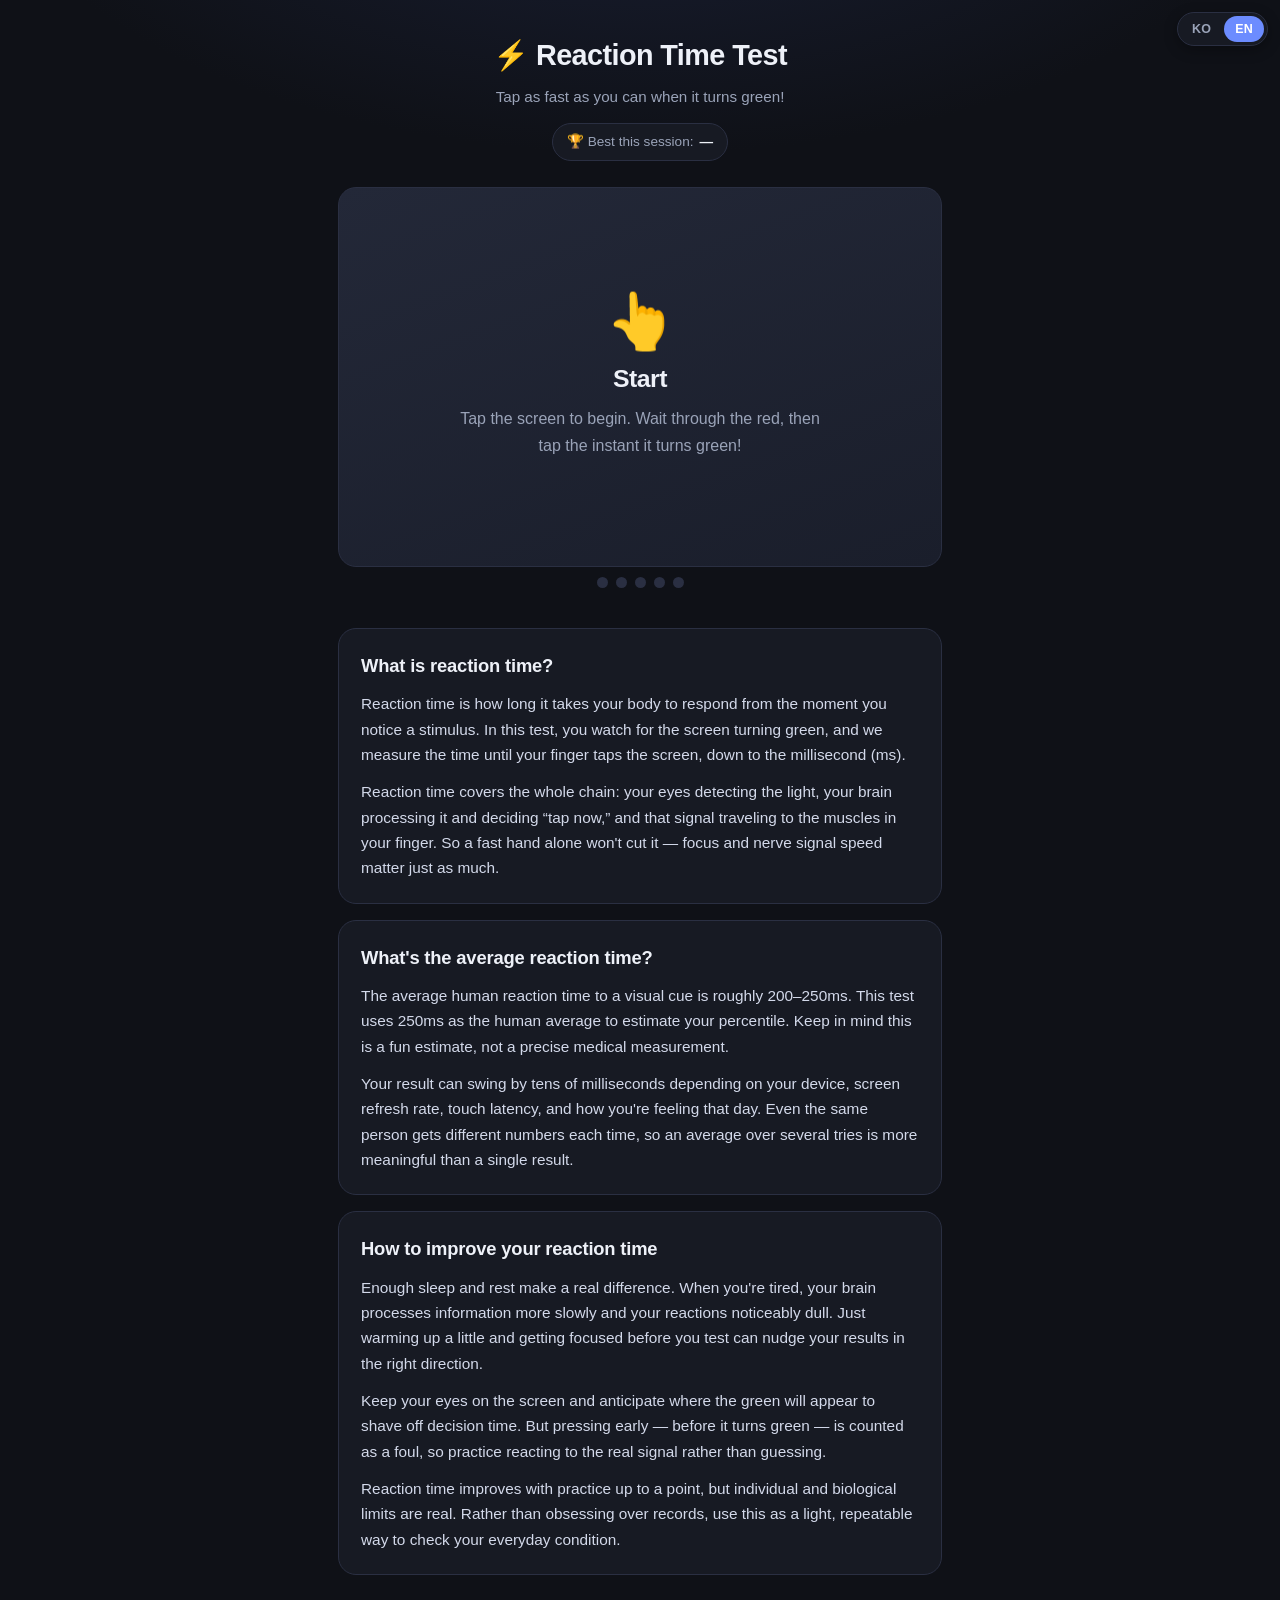
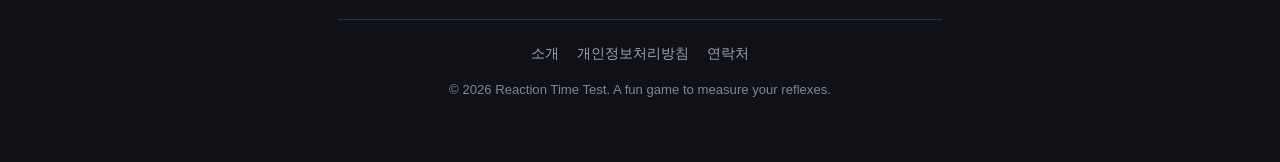
<file: index.html>
<!DOCTYPE html>
<html lang="ko">
<head>
  <meta charset="UTF-8" />
  <meta name="viewport" content="width=device-width, initial-scale=1.0" />
  <meta name="google-site-verification" content="tqDl8S2tYXEa9xzhlGxQzn0HwiY2uJCHvbh6UM1SFNE" />
  <meta name="naver-site-verification" content="4a87eaf00951f1fe5d1619a0d4436c3ce73ae560" />
  <title>반응속도 테스트 - 내 반사신경 몇 ms일까? | 무료 온라인 게임</title>
  <meta name="description" content="반응속도 테스트로 나의 반사신경을 측정해 보세요. 초록색으로 바뀌면 최대한 빨리 클릭! 5회 평균 반응속도(ms)와 재미있는 등급, 상위 백분율을 알려드립니다. 설치 없이 무료로 바로 플레이." />
  <meta name="keywords" content="반응속도 테스트, 반사신경 테스트, 반응속도 측정, 반응속도 게임, reaction test" />
  <meta name="theme-color" content="#0f1117" />
  <meta property="og:title" content="반응속도 테스트 - 내 반사신경 몇 ms일까?" />
  <meta property="og:description" content="초록색으로 바뀌면 최대한 빨리 탭! 5회 평균 반응속도와 등급을 확인해 보세요." />
  <meta property="og:type" content="website" />
  <link rel="stylesheet" href="style.css" />
</head>
<body>
  <!-- 언어 전환 -->
  <div class="lang-switch" id="langSwitch" aria-label="Language / 언어">
    <button data-lang="ko">KO</button>
    <button data-lang="en">EN</button>
  </div>

  <div class="wrap">
    <header class="site-header">
      <h1 id="siteTitle">⚡ 반응속도 테스트</h1>
      <p class="subtitle" id="subtitle">초록색으로 바뀌면 최대한 빨리 탭하세요!</p>
      <div class="best-badge" id="bestBadge" hidden>
        <span id="bestLabel">🏆 이번 세션 최고 기록:</span> <strong id="bestValue">—</strong>
      </div>
    </header>

    <!-- 게임 무대 -->
    <div id="stage" class="stage idle" role="button" tabindex="0" aria-label="반응속도 테스트 시작">
      <div>
        <div class="stage-emoji" id="stageEmoji">👆</div>
        <p class="stage-title" id="stageTitle">시작하기</p>
        <p class="stage-hint" id="stageHint">화면을 탭하면 시작됩니다. 빨간색일 때 기다렸다가 초록색이 되는 순간 탭!</p>
      </div>
    </div>

    <!-- 진행 점 -->
    <div class="progress-dots" id="dots" aria-hidden="true"></div>

    <!-- 결과 카드 -->
    <div class="result-card" id="resultCard">
      <div class="tier-emoji" id="tierEmoji">🐆</div>
      <p class="tier-name"><span class="grad" id="tierName">—</span></p>
      <p class="result-avg"><span id="avgValue">0</span><small> ms</small></p>
      <p class="result-percentile" id="percentile">—</p>
      <div class="attempts-list" id="attemptsList"></div>
      <div class="btn-row">
        <button class="btn btn-ghost" id="copyBtn">📋 결과 복사</button>
        <button class="btn btn-primary" id="retryBtn">🔄 다시 하기</button>
      </div>
    </div>

    <!-- 설명 섹션 (SEO) — 언어별 텍스트는 JS의 I18N에서 렌더링 -->
    <div class="info" id="infoSections"></div>

    <footer class="site-footer">
      <nav>
        <a href="about.html">소개</a>
        <a href="privacy.html">개인정보처리방침</a>
        <a href="contact.html">연락처</a>
      </nav>
      <p class="copyright" id="copyright">© 2026 반응속도 테스트. 재미로 즐기는 반사신경 측정 게임입니다.</p>
    </footer>
  </div>

  <div class="toast" id="toast"></div>

  <script>
  (function () {
    "use strict";

    // ===== 설정 =====
    var TOTAL_ROUNDS = 5;
    var MIN_WAIT = 2000; // 최소 대기(ms)
    var MAX_WAIT = 5000; // 최대 대기(ms)
    var HUMAN_AVG = 250; // 인간 평균 기준(ms)

    // 등급 기준(언어와 무관한 부분: 임계값 + 이모지). 이름/설명은 I18N에서.
    var TIERS = [
      { max: 180, emoji: "🐆" },
      { max: 230, emoji: "🐇" },
      { max: 280, emoji: "🐎" },
      { max: 340, emoji: "🐢" },
      { max: Infinity, emoji: "🦥" }
    ];

    /* =======================================================
       🌐 다국어 텍스트 — 여기 한 곳에서 관리합니다.
       새 언어 추가: 아래에 ja: {...} 처럼 같은 구조로 추가하고
       LANG_ORDER와 언어 버튼(HTML)만 늘리면 됩니다.
       ======================================================= */
    var I18N = {
      ko: {
        htmlLang: "ko",
        stageAria: "반응속도 테스트 시작",
        title: "⚡ 반응속도 테스트",
        subtitle: "초록색으로 바뀌면 최대한 빨리 탭하세요!",
        copyright: "© 2026 반응속도 테스트. 재미로 즐기는 반사신경 측정 게임입니다.",
        bestLabel: "🏆 이번 세션 최고 기록:",
        stage: {
          idleTitle: "시작하기",
          idleHint: "화면을 탭하면 시작됩니다. 빨간색일 때 기다렸다가 초록색이 되는 순간 탭!",
          retryTitle: "다시 시작하기",
          retryHint: "화면을 탭하면 시작됩니다. 빨간색일 때 기다렸다가 초록색이 되는 순간 탭!",
          waitTitle: "기다리세요...",
          waitHint: function (n, total) { return "초록색으로 바뀌면 바로 탭! (" + n + " / " + total + ")"; },
          goTitle: "지금!",
          goHint: "탭하세요!",
          earlyTitle: "너무 빨라요!",
          earlyHint: "초록색이 되기 전에 눌렀어요. 이 판은 무효입니다. 탭해서 다시 시도하세요.",
          nextHint: "좋아요! 탭하면 다음 라운드로 넘어갑니다.",
          lastHint: "마지막 라운드! 탭해서 결과를 확인하세요.",
          doneTitle: "완료!",
          doneHint: "아래에서 결과를 확인하세요."
        },
        tiers: [
          { name: "치타", desc: "번개 같은 반사신경!" },
          { name: "토끼", desc: "아주 빠른 편이에요." },
          { name: "말", desc: "평균 이상, 준수해요." },
          { name: "거북이", desc: "평균 수준이에요." },
          { name: "나무늘보", desc: "느긋한 편이네요." }
        ],
        tierSuffix: " 등급",
        percentile: function (desc, pct) {
          return desc + " 인간 평균(250ms) 기준 <strong>상위 " + pct + "%</strong> 추정";
        },
        attempt: function (i, ms) { return i + "회 · " + ms + "ms"; },
        copyBtn: "📋 결과 복사",
        copiedBtn: "✅ 복사됨!",
        retryBtn: "🔄 다시 하기",
        copyText: function (avg, tierName, url) {
          return "내 반응속도 " + avg + "ms, " + tierName + " 등급! 너도 해봐 → 반응속도 테스트\n" + url;
        },
        toastCopied: "결과가 클립보드에 복사되었어요!",
        toastFail: "복사에 실패했어요. 직접 복사해 주세요.",
        info: [
          {
            h: "반응속도란 무엇인가요?",
            ps: [
              "반응속도(반응 시간)는 어떤 자극을 인지한 순간부터 몸이 실제로 반응하기까지 걸리는 시간을 말합니다. 이 테스트에서는 화면이 초록색으로 바뀌는 시각 자극을 눈으로 확인하고, 손가락으로 화면을 탭하기까지의 시간을 밀리초(ms) 단위로 측정합니다.",
              "반응속도는 눈이 빛을 감지하고, 뇌가 그 정보를 처리해 '지금 눌러야 한다'는 판단을 내리고, 그 신호가 손가락 근육까지 전달되는 일련의 과정을 모두 포함합니다. 그래서 단순히 손이 빠르다고 결과가 좋아지는 것은 아니며, 집중력과 신경 전달 속도가 함께 작용합니다."
            ]
          },
          {
            h: "평균 반응속도는 얼마인가요?",
            ps: [
              "시각 자극에 대한 사람의 평균 반응속도는 대략 200~250ms 정도로 알려져 있습니다. 이 테스트는 인간 평균을 250ms 기준으로 삼아 상위 백분율을 추정합니다. 다만 이 값은 정확한 의학적 측정이 아니라 재미를 위한 참고용 추정치입니다.",
              "실제 결과는 사용하는 기기, 화면 주사율, 터치 반응 지연, 그날의 컨디션 등에 따라 수십 ms씩 달라질 수 있습니다. 같은 사람이라도 측정할 때마다 값이 흔들리는 것이 자연스러우므로, 한 번의 결과보다는 여러 번 측정한 평균을 참고하는 편이 좋습니다."
            ]
          },
          {
            h: "반응속도를 높이는 방법",
            ps: [
              "충분한 수면과 휴식은 반응속도에 큰 영향을 줍니다. 피로가 쌓이면 뇌의 정보 처리 속도가 느려져 반응이 눈에 띄게 둔해집니다. 측정 전에 가볍게 몸을 풀고 집중된 상태를 만드는 것만으로도 결과가 조금씩 나아질 수 있습니다.",
              "화면에만 집중하고, 초록색이 나타날 위치를 미리 예상해 시선을 두면 판단 시간을 줄일 수 있습니다. 다만 초록색으로 바뀌기 전에 미리 누르는 '찍기'는 무효 처리되니, 예측이 아니라 실제 자극에 반응하는 연습이 중요합니다.",
              "반응속도는 반복 연습으로 어느 정도까지는 향상되지만, 개인차와 생물학적 한계가 분명히 존재합니다. 무리하게 기록에 집착하기보다 꾸준히 가볍게 즐기며 자신의 평소 컨디션을 확인하는 도구로 활용해 보세요."
            ]
          }
        ]
      },

      en: {
        htmlLang: "en",
        stageAria: "Start reaction test",
        title: "⚡ Reaction Time Test",
        subtitle: "Tap as fast as you can when it turns green!",
        copyright: "© 2026 Reaction Time Test. A fun game to measure your reflexes.",
        bestLabel: "🏆 Best this session:",
        stage: {
          idleTitle: "Start",
          idleHint: "Tap the screen to begin. Wait through the red, then tap the instant it turns green!",
          retryTitle: "Start again",
          retryHint: "Tap the screen to begin. Wait through the red, then tap the instant it turns green!",
          waitTitle: "Wait...",
          waitHint: function (n, total) { return "Tap the moment it turns green! (" + n + " / " + total + ")"; },
          goTitle: "GO!",
          goHint: "Tap!",
          earlyTitle: "Too soon!",
          earlyHint: "You tapped before it turned green. This round doesn't count. Tap to try again.",
          nextHint: "Nice! Tap to go to the next round.",
          lastHint: "Last round! Tap to see your result.",
          doneTitle: "Done!",
          doneHint: "Check your result below."
        },
        tiers: [
          { name: "Cheetah", desc: "Lightning-fast reflexes!" },
          { name: "Rabbit", desc: "Seriously quick." },
          { name: "Horse", desc: "Above average — nice." },
          { name: "Turtle", desc: "Right around average." },
          { name: "Sloth", desc: "Taking it easy." }
        ],
        tierSuffix: " tier",
        percentile: function (desc, pct) {
          return desc + " Roughly <strong>top " + pct + "%</strong> vs. the 250ms human average.";
        },
        attempt: function (i, ms) { return "#" + i + " · " + ms + "ms"; },
        copyBtn: "📋 Copy result",
        copiedBtn: "✅ Copied!",
        retryBtn: "🔄 Play again",
        copyText: function (avg, tierName, url) {
          return "My reaction time: " + avg + "ms, " + tierName + " tier! Try it: " + url;
        },
        toastCopied: "Copied to clipboard!",
        toastFail: "Couldn't copy. Please copy manually.",
        info: [
          {
            h: "What is reaction time?",
            ps: [
              "Reaction time is how long it takes your body to respond from the moment you notice a stimulus. In this test, you watch for the screen turning green, and we measure the time until your finger taps the screen, down to the millisecond (ms).",
              "Reaction time covers the whole chain: your eyes detecting the light, your brain processing it and deciding “tap now,” and that signal traveling to the muscles in your finger. So a fast hand alone won't cut it — focus and nerve signal speed matter just as much."
            ]
          },
          {
            h: "What's the average reaction time?",
            ps: [
              "The average human reaction time to a visual cue is roughly 200–250ms. This test uses 250ms as the human average to estimate your percentile. Keep in mind this is a fun estimate, not a precise medical measurement.",
              "Your result can swing by tens of milliseconds depending on your device, screen refresh rate, touch latency, and how you're feeling that day. Even the same person gets different numbers each time, so an average over several tries is more meaningful than a single result."
            ]
          },
          {
            h: "How to improve your reaction time",
            ps: [
              "Enough sleep and rest make a real difference. When you're tired, your brain processes information more slowly and your reactions noticeably dull. Just warming up a little and getting focused before you test can nudge your results in the right direction.",
              "Keep your eyes on the screen and anticipate where the green will appear to shave off decision time. But pressing early — before it turns green — is counted as a foul, so practice reacting to the real signal rather than guessing.",
              "Reaction time improves with practice up to a point, but individual and biological limits are real. Rather than obsessing over records, use this as a light, repeatable way to check your everyday condition."
            ]
          }
        ]
      }
    };

    var LANG_ORDER = ["ko", "en"];

    // ===== 언어 상태 =====
    var currentLang = detectLang();

    function detectLang() {
      var saved = null;
      try { saved = sessionStorage.getItem("rt_lang"); } catch (e) {}
      if (saved && I18N[saved]) return saved;
      var nav = (navigator.language || navigator.userLanguage || "en").toLowerCase();
      return nav.indexOf("ko") === 0 ? "ko" : "en";
    }
    function t() { return I18N[currentLang]; }

    // ===== 게임 상태 =====
    var state = "idle"; // idle | waiting | go | result-inter | early | result
    var stageView = "idle"; // 언어 전환 시 다시 그릴 안정 화면: "idle" | "done" | "playing"
    var retryFlag = false;
    var round = 0;
    var results = [];
    var goTime = 0;
    var timer = null;
    var best = null;
    var lastResult = null; // { avg, tierIndex, pct }

    // ===== DOM =====
    var langSwitch = document.getElementById("langSwitch");
    var siteTitleEl = document.getElementById("siteTitle");
    var subtitleEl = document.getElementById("subtitle");
    var copyrightEl = document.getElementById("copyright");
    var bestBadge = document.getElementById("bestBadge");
    var bestLabel = document.getElementById("bestLabel");
    var bestValue = document.getElementById("bestValue");
    var stage = document.getElementById("stage");
    var stageEmoji = document.getElementById("stageEmoji");
    var stageTitle = document.getElementById("stageTitle");
    var stageHint = document.getElementById("stageHint");
    var dotsEl = document.getElementById("dots");
    var resultCard = document.getElementById("resultCard");
    var tierEmoji = document.getElementById("tierEmoji");
    var tierName = document.getElementById("tierName");
    var avgValue = document.getElementById("avgValue");
    var percentile = document.getElementById("percentile");
    var attemptsList = document.getElementById("attemptsList");
    var copyBtn = document.getElementById("copyBtn");
    var retryBtn = document.getElementById("retryBtn");
    var infoSections = document.getElementById("infoSections");
    var toast = document.getElementById("toast");

    // ===== 진행 점 =====
    function buildDots() {
      dotsEl.innerHTML = "";
      for (var i = 0; i < TOTAL_ROUNDS; i++) {
        var d = document.createElement("span");
        d.className = "dot";
        dotsEl.appendChild(d);
      }
    }
    function refreshDots() {
      var nodes = dotsEl.children;
      for (var i = 0; i < nodes.length; i++) {
        nodes[i].className = "dot";
        if (i < results.length) nodes[i].classList.add("done");
        else if (i === results.length && state !== "result") nodes[i].classList.add("active");
      }
    }

    // ===== 화면 상태 =====
    function setStage(cls, emoji, title, hint) {
      stage.className = "stage " + cls;
      stageEmoji.textContent = emoji;
      stageTitle.textContent = title;
      stageHint.innerHTML = hint;
    }

    function showToast(msg) {
      toast.textContent = msg;
      toast.classList.add("show");
      clearTimeout(toast._t);
      toast._t = setTimeout(function () { toast.classList.remove("show"); }, 1800);
    }

    // ===== 게임 흐름 =====
    function renderIdle() {
      var s = t().stage;
      setStage("idle", "👆", retryFlag ? s.retryTitle : s.idleTitle, retryFlag ? s.retryHint : s.idleHint);
    }

    function startWaiting() {
      state = "waiting"; stageView = "playing";
      resultCard.classList.remove("show");
      var s = t().stage;
      setStage("waiting", "✋", s.waitTitle, s.waitHint(round + 1, TOTAL_ROUNDS));
      refreshDots();
      var delay = MIN_WAIT + Math.random() * (MAX_WAIT - MIN_WAIT);
      timer = setTimeout(function () {
        state = "go";
        goTime = Date.now();
        var sg = t().stage;
        setStage("go", "⚡", sg.goTitle, sg.goHint);
      }, delay);
    }

    function recordSuccess(ms) {
      results.push(ms);
      round++;
      if (best === null || ms < best) { best = ms; updateBest(); }
      state = "result-inter"; stageView = "playing";
      var s = t().stage;
      setStage("result", "", "",
        results.length < TOTAL_ROUNDS ? s.nextHint : s.lastHint);
      stageTitle.innerHTML = '<span class="rt-value">' + ms + '<small> ms</small></span>';
      stageEmoji.textContent = ms < 200 ? "🔥" : ms < 280 ? "👍" : "🙂";
      refreshDots();
    }

    function handleEarly() {
      clearTimeout(timer);
      state = "early"; stageView = "playing";
      var s = t().stage;
      setStage("early", "🚫", s.earlyTitle, s.earlyHint);
      var nodes = dotsEl.children;
      if (nodes[results.length]) nodes[results.length].className = "dot void";
    }

    function pickTierIndex(avg) {
      for (var i = 0; i < TIERS.length; i++) {
        if (avg <= TIERS[i].max) return i;
      }
      return TIERS.length - 1;
    }

    function finish() {
      state = "result"; stageView = "done";
      var sum = results.reduce(function (a, b) { return a + b; }, 0);
      var avg = Math.round(sum / results.length);
      var idx = pickTierIndex(avg);
      var pct = estimatePercentile(avg);
      lastResult = { avg: avg, tierIndex: idx, pct: pct };

      renderResultCard();
      var s = t().stage;
      setStage("idle", "🎉", s.doneTitle, s.doneHint);
      resultCard.classList.add("show");
      refreshDots();
      resultCard.scrollIntoView({ behavior: "smooth", block: "center" });
    }

    // 결과 카드를 현재 언어로 렌더링 (언어 전환 시 재사용)
    function renderResultCard() {
      if (!lastResult) return;
      var L = t();
      var tierData = L.tiers[lastResult.tierIndex];
      tierEmoji.textContent = TIERS[lastResult.tierIndex].emoji;
      tierName.textContent = tierData.name + L.tierSuffix;
      avgValue.textContent = lastResult.avg;
      percentile.innerHTML = L.percentile(tierData.desc, lastResult.pct);

      attemptsList.innerHTML = "";
      results.forEach(function (ms, i) {
        var chip = document.createElement("span");
        chip.className = "attempt-chip";
        chip.textContent = L.attempt(i + 1, ms);
        attemptsList.appendChild(chip);
      });

      // 복사용 데이터
      resultCard.dataset.avg = lastResult.avg;
      resultCard.dataset.tier = tierData.name;
    }

    // 상위 백분율 추정 (250ms=평균 50%, 표준편차 약 45ms 정규분포 가정)
    function estimatePercentile(avg) {
      var sd = 45;
      var z = (avg - HUMAN_AVG) / sd;
      var top = Math.round(normalCdf(z) * 100);
      if (top < 1) top = 1;
      if (top > 99) top = 99;
      return top;
    }
    function normalCdf(z) {
      var t = 1 / (1 + 0.2316419 * Math.abs(z));
      var d = 0.3989423 * Math.exp(-z * z / 2);
      var prob = d * t * (0.3193815 + t * (-0.3565638 + t * (1.781478 + t * (-1.821256 + t * 1.330274))));
      return z > 0 ? 1 - prob : prob;
    }

    function updateBest() {
      bestBadge.hidden = false;
      bestValue.textContent = best + " ms";
    }

    // ===== 입력 처리 =====
    function onStageInput(e) {
      if (e) e.preventDefault();
      switch (state) {
        case "idle":
          round = 0; results = []; buildDots();
          startWaiting();
          break;
        case "waiting":
          handleEarly();
          break;
        case "go":
          recordSuccess(Date.now() - goTime);
          break;
        case "result-inter":
          if (results.length >= TOTAL_ROUNDS) finish();
          else startWaiting();
          break;
        case "early":
          startWaiting();
          break;
      }
    }

    stage.addEventListener("touchstart", function (e) { onStageInput(e); }, { passive: false });
    stage.addEventListener("click", function (e) {
      if (e.detail === 0) return; // 키보드는 keydown에서
      onStageInput(e);
    });
    stage.addEventListener("keydown", function (e) {
      if (e.key === " " || e.key === "Enter") { onStageInput(e); }
    });
    var lastTouch = 0;
    stage.addEventListener("touchend", function () { lastTouch = Date.now(); });
    stage.addEventListener("click", function (e) {
      if (Date.now() - lastTouch < 600) { e.stopImmediatePropagation(); }
    }, true);

    // ===== 버튼 =====
    retryBtn.addEventListener("click", function () {
      resultCard.classList.remove("show");
      state = "idle"; stageView = "idle"; retryFlag = true;
      round = 0; results = []; lastResult = null;
      buildDots();
      renderIdle();
      stage.scrollIntoView({ behavior: "smooth", block: "center" });
    });

    copyBtn.addEventListener("click", function () {
      var avg = resultCard.dataset.avg;
      var tier = resultCard.dataset.tier;
      var siteUrl = location.href.split(/[?#]/)[0];
      var text = t().copyText(avg, tier, siteUrl);
      copyText(text).then(function () {
        copyBtn.classList.add("copied");
        copyBtn.textContent = t().copiedBtn;
        showToast(t().toastCopied);
        setTimeout(function () {
          copyBtn.classList.remove("copied");
          copyBtn.textContent = t().copyBtn;
        }, 1600);
      }).catch(function () {
        showToast(t().toastFail);
      });
    });

    function copyText(text) {
      if (navigator.clipboard && navigator.clipboard.writeText) {
        return navigator.clipboard.writeText(text);
      }
      return new Promise(function (resolve, reject) {
        try {
          var ta = document.createElement("textarea");
          ta.value = text;
          ta.style.position = "fixed";
          ta.style.opacity = "0";
          document.body.appendChild(ta);
          ta.select();
          var ok = document.execCommand("copy");
          document.body.removeChild(ta);
          ok ? resolve() : reject();
        } catch (err) { reject(err); }
      });
    }

    // ===== 설명 섹션 렌더링 =====
    function renderInfo() {
      infoSections.innerHTML = "";
      t().info.forEach(function (sec) {
        var section = document.createElement("section");
        var h = document.createElement("h2");
        h.textContent = sec.h;
        section.appendChild(h);
        sec.ps.forEach(function (p) {
          var el = document.createElement("p");
          el.textContent = p;
          section.appendChild(el);
        });
        infoSections.appendChild(section);
      });
    }

    // ===== 언어 적용 =====
    function applyLang(lang) {
      if (!I18N[lang]) return;
      currentLang = lang;
      try { sessionStorage.setItem("rt_lang", lang); } catch (e) {}
      var L = I18N[lang];

      document.documentElement.lang = L.htmlLang;
      stage.setAttribute("aria-label", L.stageAria);
      siteTitleEl.textContent = L.title;
      subtitleEl.textContent = L.subtitle;
      copyrightEl.textContent = L.copyright;
      bestLabel.textContent = L.bestLabel;
      copyBtn.textContent = L.copyBtn;
      retryBtn.textContent = L.retryBtn;

      // 언어 버튼 활성 표시
      var btns = langSwitch.querySelectorAll("button");
      for (var i = 0; i < btns.length; i++) {
        btns[i].classList.toggle("active", btns[i].getAttribute("data-lang") === lang);
      }

      renderInfo();

      // 안정 화면(대기/게임 중이 아닐 때)만 다시 그림
      if (stageView === "idle") renderIdle();
      else if (stageView === "done") {
        setStage("idle", "🎉", L.stage.doneTitle, L.stage.doneHint);
      }
      if (resultCard.classList.contains("show")) renderResultCard();
    }

    langSwitch.addEventListener("click", function (e) {
      var btn = e.target.closest("button");
      if (!btn) return;
      applyLang(btn.getAttribute("data-lang"));
    });

    // ===== 초기화 =====
    buildDots();
    applyLang(currentLang); // 감지된 언어로 전체 UI 세팅 (idle 화면 포함)
  })();
  </script>
</body>
</html>
</file>
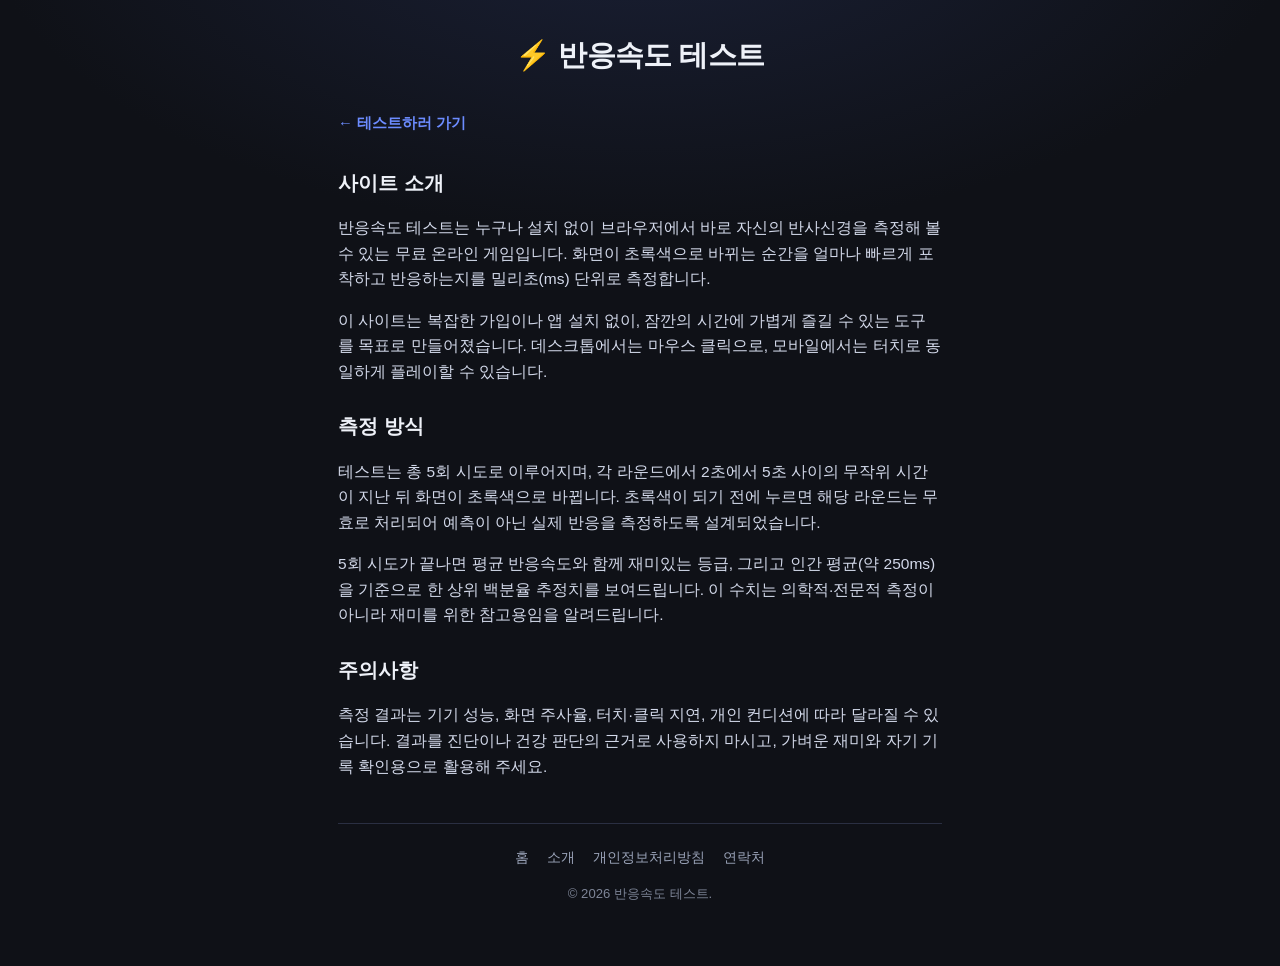
<file: about.html>
<!DOCTYPE html>
<html lang="ko">
<head>
  <meta charset="UTF-8" />
  <meta name="viewport" content="width=device-width, initial-scale=1.0" />
  <title>소개 - 반응속도 테스트</title>
  <meta name="description" content="반응속도 테스트 사이트 소개 페이지입니다. 이 사이트가 어떤 목적으로 만들어졌고 반응속도를 어떻게 측정하는지 설명합니다." />
  <meta name="theme-color" content="#0f1117" />
  <link rel="stylesheet" href="style.css" />
</head>
<body>
  <div class="wrap">
    <header class="site-header">
      <h1>⚡ 반응속도 테스트</h1>
    </header>

    <main class="page">
      <a href="index.html" class="back-link">← 테스트하러 가기</a>
      <h2>사이트 소개</h2>
      <p>반응속도 테스트는 누구나 설치 없이 브라우저에서 바로 자신의 반사신경을 측정해 볼 수 있는 무료 온라인 게임입니다. 화면이 초록색으로 바뀌는 순간을 얼마나 빠르게 포착하고 반응하는지를 밀리초(ms) 단위로 측정합니다.</p>
      <p>이 사이트는 복잡한 가입이나 앱 설치 없이, 잠깐의 시간에 가볍게 즐길 수 있는 도구를 목표로 만들어졌습니다. 데스크톱에서는 마우스 클릭으로, 모바일에서는 터치로 동일하게 플레이할 수 있습니다.</p>

      <h2>측정 방식</h2>
      <p>테스트는 총 5회 시도로 이루어지며, 각 라운드에서 2초에서 5초 사이의 무작위 시간이 지난 뒤 화면이 초록색으로 바뀝니다. 초록색이 되기 전에 누르면 해당 라운드는 무효로 처리되어 예측이 아닌 실제 반응을 측정하도록 설계되었습니다.</p>
      <p>5회 시도가 끝나면 평균 반응속도와 함께 재미있는 등급, 그리고 인간 평균(약 250ms)을 기준으로 한 상위 백분율 추정치를 보여드립니다. 이 수치는 의학적·전문적 측정이 아니라 재미를 위한 참고용임을 알려드립니다.</p>

      <h2>주의사항</h2>
      <p>측정 결과는 기기 성능, 화면 주사율, 터치·클릭 지연, 개인 컨디션에 따라 달라질 수 있습니다. 결과를 진단이나 건강 판단의 근거로 사용하지 마시고, 가벼운 재미와 자기 기록 확인용으로 활용해 주세요.</p>
    </main>

    <footer class="site-footer">
      <nav>
        <a href="index.html">홈</a>
        <a href="about.html">소개</a>
        <a href="privacy.html">개인정보처리방침</a>
        <a href="contact.html">연락처</a>
      </nav>
      <p class="copyright">© 2026 반응속도 테스트.</p>
    </footer>
  </div>
</body>
</html>
</file>
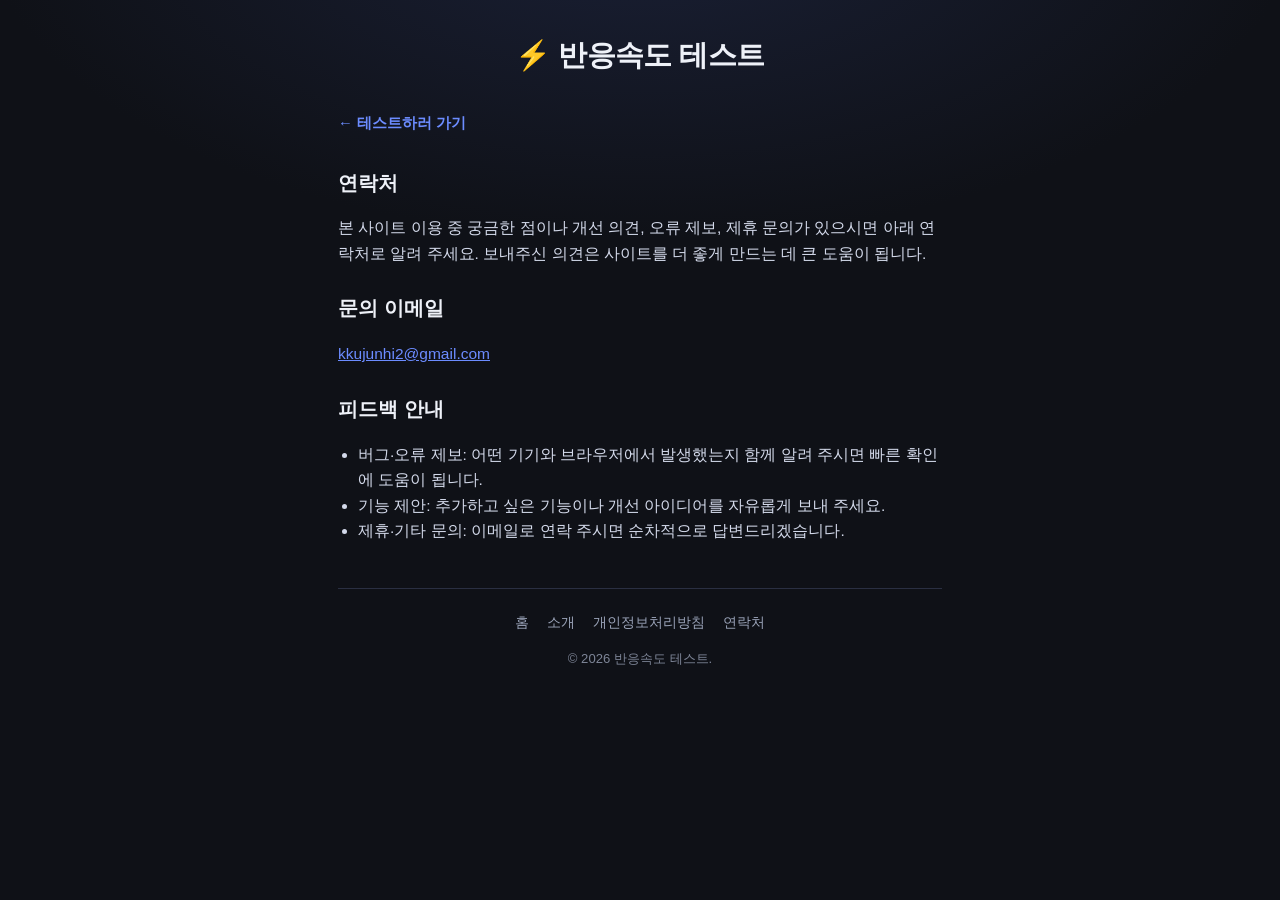
<file: contact.html>
<!DOCTYPE html>
<html lang="ko">
<head>
  <meta charset="UTF-8" />
  <meta name="viewport" content="width=device-width, initial-scale=1.0" />
  <title>연락처 - 반응속도 테스트</title>
  <meta name="description" content="반응속도 테스트 사이트 연락처 페이지입니다. 문의, 피드백, 제휴 관련 안내를 확인하세요." />
  <meta name="theme-color" content="#0f1117" />
  <link rel="stylesheet" href="style.css" />
</head>
<body>
  <div class="wrap">
    <header class="site-header">
      <h1>⚡ 반응속도 테스트</h1>
    </header>

    <main class="page">
      <a href="index.html" class="back-link">← 테스트하러 가기</a>
      <h2>연락처</h2>
      <p>본 사이트 이용 중 궁금한 점이나 개선 의견, 오류 제보, 제휴 문의가 있으시면 아래 연락처로 알려 주세요. 보내주신 의견은 사이트를 더 좋게 만드는 데 큰 도움이 됩니다.</p>

      <h2>문의 이메일</h2>
      <p><a href="mailto:kkujunhi2@gmail.com">kkujunhi2@gmail.com</a></p>

      <h2>피드백 안내</h2>
      <ul>
        <li>버그·오류 제보: 어떤 기기와 브라우저에서 발생했는지 함께 알려 주시면 빠른 확인에 도움이 됩니다.</li>
        <li>기능 제안: 추가하고 싶은 기능이나 개선 아이디어를 자유롭게 보내 주세요.</li>
        <li>제휴·기타 문의: 이메일로 연락 주시면 순차적으로 답변드리겠습니다.</li>
      </ul>
    </main>

    <footer class="site-footer">
      <nav>
        <a href="index.html">홈</a>
        <a href="about.html">소개</a>
        <a href="privacy.html">개인정보처리방침</a>
        <a href="contact.html">연락처</a>
      </nav>
      <p class="copyright">© 2026 반응속도 테스트.</p>
    </footer>
  </div>
</body>
</html>
</file>
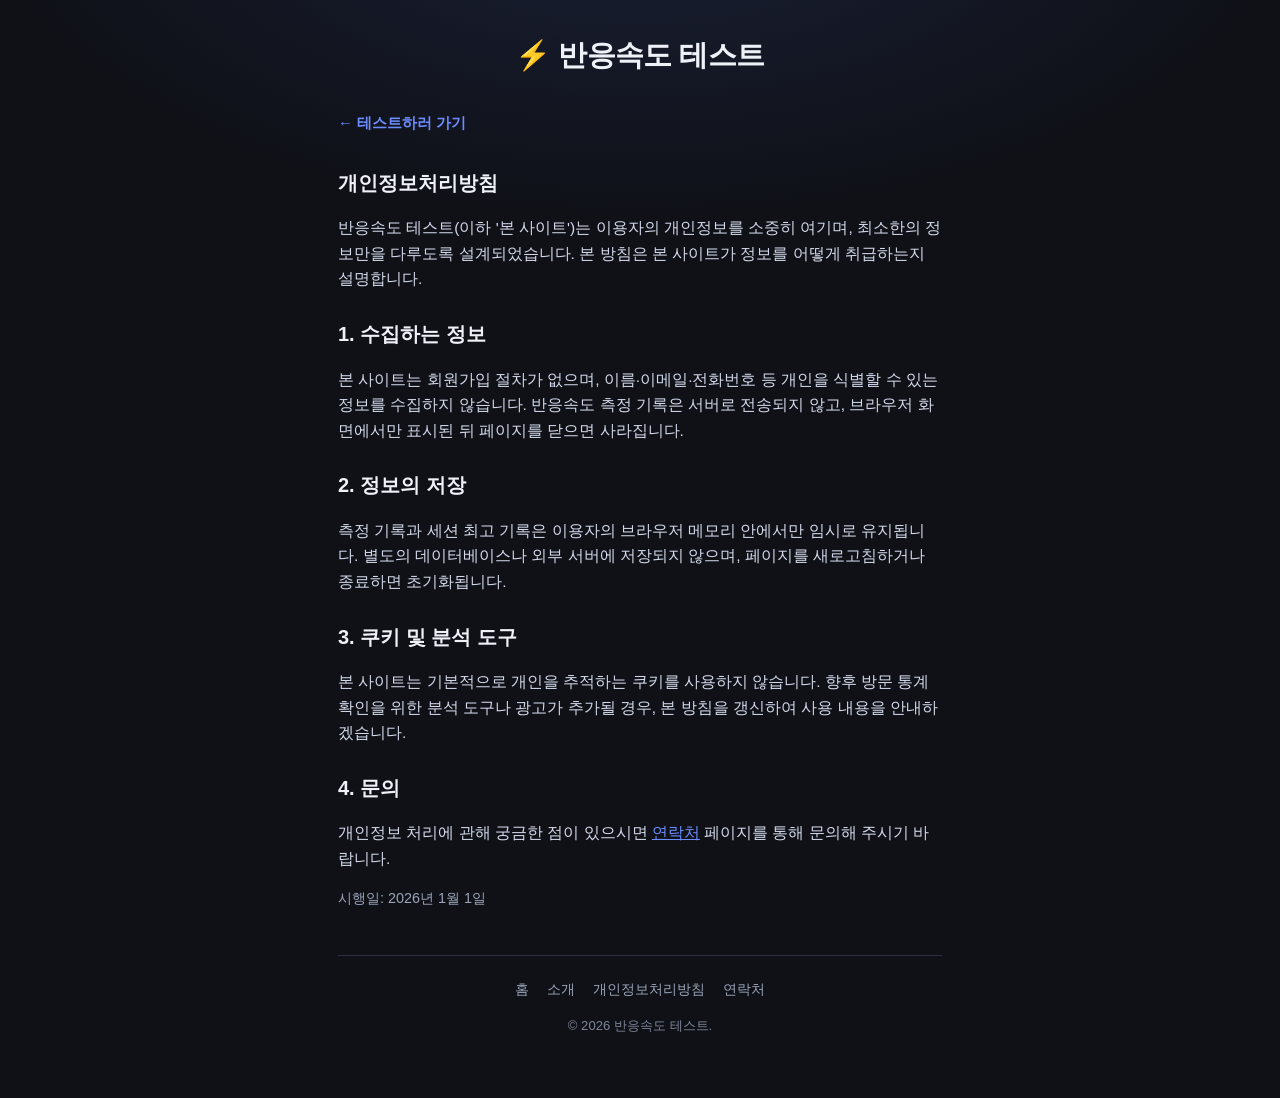
<file: privacy.html>
<!DOCTYPE html>
<html lang="ko">
<head>
  <meta charset="UTF-8" />
  <meta name="viewport" content="width=device-width, initial-scale=1.0" />
  <title>개인정보처리방침 - 반응속도 테스트</title>
  <meta name="description" content="반응속도 테스트 사이트의 개인정보처리방침입니다. 수집하는 정보와 처리 방식을 안내합니다." />
  <meta name="theme-color" content="#0f1117" />
  <link rel="stylesheet" href="style.css" />
</head>
<body>
  <div class="wrap">
    <header class="site-header">
      <h1>⚡ 반응속도 테스트</h1>
    </header>

    <main class="page">
      <a href="index.html" class="back-link">← 테스트하러 가기</a>
      <h2>개인정보처리방침</h2>
      <p>반응속도 테스트(이하 '본 사이트')는 이용자의 개인정보를 소중히 여기며, 최소한의 정보만을 다루도록 설계되었습니다. 본 방침은 본 사이트가 정보를 어떻게 취급하는지 설명합니다.</p>

      <h2>1. 수집하는 정보</h2>
      <p>본 사이트는 회원가입 절차가 없으며, 이름·이메일·전화번호 등 개인을 식별할 수 있는 정보를 수집하지 않습니다. 반응속도 측정 기록은 서버로 전송되지 않고, 브라우저 화면에서만 표시된 뒤 페이지를 닫으면 사라집니다.</p>

      <h2>2. 정보의 저장</h2>
      <p>측정 기록과 세션 최고 기록은 이용자의 브라우저 메모리 안에서만 임시로 유지됩니다. 별도의 데이터베이스나 외부 서버에 저장되지 않으며, 페이지를 새로고침하거나 종료하면 초기화됩니다.</p>

      <h2>3. 쿠키 및 분석 도구</h2>
      <p>본 사이트는 기본적으로 개인을 추적하는 쿠키를 사용하지 않습니다. 향후 방문 통계 확인을 위한 분석 도구나 광고가 추가될 경우, 본 방침을 갱신하여 사용 내용을 안내하겠습니다.</p>

      <h2>4. 문의</h2>
      <p>개인정보 처리에 관해 궁금한 점이 있으시면 <a href="contact.html">연락처</a> 페이지를 통해 문의해 주시기 바랍니다.</p>

      <p style="color:var(--text-dim);font-size:0.9rem;">시행일: 2026년 1월 1일</p>
    </main>

    <footer class="site-footer">
      <nav>
        <a href="index.html">홈</a>
        <a href="about.html">소개</a>
        <a href="privacy.html">개인정보처리방침</a>
        <a href="contact.html">연락처</a>
      </nav>
      <p class="copyright">© 2026 반응속도 테스트.</p>
    </footer>
  </div>
</body>
</html>
</file>
<file: style.css>
/* ===== 반응속도 테스트 — 공통 스타일 ===== */
:root {
  --bg: #0f1117;
  --bg-soft: #171a23;
  --card: #1c2030;
  --border: #2a2f42;
  --text: #eef1f8;
  --text-dim: #9aa3b8;
  --accent: #6c8cff;
  --accent-2: #8b5cff;
  --green: #22c55e;
  --green-glow: rgba(34, 197, 94, 0.45);
  --red: #ef4444;
  --red-glow: rgba(239, 68, 68, 0.35);
  --amber: #f59e0b;
  --radius: 18px;
  --shadow: 0 12px 40px rgba(0, 0, 0, 0.45);
  --font: -apple-system, BlinkMacSystemFont, "Segoe UI", "Apple SD Gothic Neo",
    "Malgun Gothic", "맑은 고딕", Roboto, sans-serif;
}

* { box-sizing: border-box; }

html, body { margin: 0; padding: 0; }

body {
  background: radial-gradient(1200px 600px at 50% -10%, #1a2036 0%, var(--bg) 55%);
  color: var(--text);
  font-family: var(--font);
  line-height: 1.65;
  -webkit-font-smoothing: antialiased;
  min-height: 100vh;
}

.wrap {
  width: 100%;
  max-width: 640px;
  margin: 0 auto;
  padding: 24px 18px 48px;
}

/* ===== 헤더 ===== */
.site-header { text-align: center; padding: 8px 0 4px; }
.site-header h1 {
  font-size: 1.5rem;
  margin: 0 0 4px;
  letter-spacing: -0.02em;
}
.site-header .subtitle {
  color: var(--text-dim);
  font-size: 0.95rem;
  margin: 0;
}
.best-badge {
  display: inline-flex;
  align-items: center;
  gap: 6px;
  margin-top: 14px;
  padding: 7px 14px;
  background: var(--bg-soft);
  border: 1px solid var(--border);
  border-radius: 999px;
  font-size: 0.85rem;
  color: var(--text-dim);
}
.best-badge strong { color: var(--text); }

/* ===== 게임 영역 ===== */
.stage {
  position: relative;
  margin: 22px 0 10px;
  border-radius: var(--radius);
  min-height: 340px;
  display: flex;
  align-items: center;
  justify-content: center;
  text-align: center;
  cursor: pointer;
  user-select: none;
  -webkit-user-select: none;
  -webkit-tap-highlight-color: transparent;
  transition: background 0.12s ease, box-shadow 0.25s ease;
  overflow: hidden;
  padding: 28px 20px;
}
.stage:focus-visible { outline: 3px solid var(--accent); outline-offset: 3px; }

.stage.idle    { background: linear-gradient(160deg, #232838, #1a1e2b); border: 1px solid var(--border); }
.stage.waiting { background: linear-gradient(160deg, #b91c1c, #7f1d1d); box-shadow: 0 0 60px var(--red-glow) inset; }
.stage.go      { background: linear-gradient(160deg, #16a34a, #15803d); box-shadow: 0 0 80px var(--green-glow) inset; }
.stage.result  { background: linear-gradient(160deg, #232838, #1a1e2b); border: 1px solid var(--border); cursor: default; }
.stage.early   { background: linear-gradient(160deg, #b45309, #92400e); }

.stage-emoji { font-size: 3.4rem; line-height: 1; margin-bottom: 10px; }
.stage-title { font-size: 1.55rem; font-weight: 800; margin: 0 0 6px; letter-spacing: -0.02em; }
.stage-hint  { font-size: 1rem; color: rgba(255,255,255,0.85); margin: 0; max-width: 380px; }
.stage.idle .stage-hint, .stage.result .stage-hint { color: var(--text-dim); }

.rt-value { font-size: 3.6rem; font-weight: 900; letter-spacing: -0.03em; line-height: 1; }
.rt-value small { font-size: 1.2rem; font-weight: 700; opacity: 0.8; }

/* 진행 점 (5회) */
.progress-dots {
  display: flex;
  gap: 8px;
  justify-content: center;
  margin: 6px 0 18px;
}
.dot {
  width: 11px; height: 11px;
  border-radius: 50%;
  background: var(--border);
  transition: transform 0.2s, background 0.2s;
}
.dot.done { background: var(--accent); }
.dot.void { background: var(--amber); }
.dot.active { transform: scale(1.35); background: var(--text-dim); }

/* ===== 결과 화면 ===== */
.result-card {
  display: none;
  margin: 22px 0 10px;
  padding: 30px 24px;
  border-radius: var(--radius);
  background:
    radial-gradient(600px 300px at 50% -20%, rgba(108,140,255,0.22), transparent 70%),
    linear-gradient(160deg, #20263a, #161a27);
  border: 1px solid var(--border);
  box-shadow: var(--shadow);
  text-align: center;
}
.result-card.show { display: block; animation: pop 0.35s ease; }
@keyframes pop { from { transform: scale(0.96); opacity: 0; } to { transform: scale(1); opacity: 1; } }

.tier-emoji { font-size: 4.6rem; line-height: 1; margin-bottom: 6px; }
.tier-name  { font-size: 1.9rem; font-weight: 900; margin: 0 0 2px; letter-spacing: -0.02em; }
.tier-name .grad {
  background: linear-gradient(90deg, var(--accent), var(--accent-2));
  -webkit-background-clip: text; background-clip: text; color: transparent;
}
.result-avg { font-size: 3.4rem; font-weight: 900; letter-spacing: -0.03em; margin: 12px 0 2px; }
.result-avg small { font-size: 1.3rem; font-weight: 700; color: var(--text-dim); }
.result-percentile { color: var(--text-dim); font-size: 0.98rem; margin: 4px 0 0; }
.result-percentile strong { color: var(--text); }

.attempts-list {
  display: flex; flex-wrap: wrap; gap: 7px; justify-content: center;
  margin: 20px 0 4px;
}
.attempt-chip {
  font-size: 0.82rem;
  padding: 5px 11px;
  border-radius: 999px;
  background: var(--bg-soft);
  border: 1px solid var(--border);
  color: var(--text-dim);
}

/* ===== 버튼 ===== */
.btn-row { display: flex; gap: 12px; margin-top: 22px; }
.btn {
  flex: 1;
  appearance: none;
  border: none;
  border-radius: 14px;
  padding: 16px 18px;
  font-size: 1.05rem;
  font-weight: 800;
  font-family: inherit;
  cursor: pointer;
  transition: transform 0.08s ease, filter 0.15s ease, background 0.15s;
  color: #fff;
}
.btn:active { transform: translateY(1px) scale(0.99); }
.btn-primary { background: linear-gradient(90deg, var(--accent), var(--accent-2)); }
.btn-primary:hover { filter: brightness(1.08); }
.btn-ghost {
  background: var(--bg-soft);
  border: 1px solid var(--border);
  color: var(--text);
}
.btn-ghost:hover { background: var(--card); }
.btn.copied { background: var(--green); }

/* ===== 설명 섹션 ===== */
.info { margin-top: 40px; }
.info section {
  background: var(--bg-soft);
  border: 1px solid var(--border);
  border-radius: var(--radius);
  padding: 22px 22px;
  margin-bottom: 16px;
}
.info h2 {
  font-size: 1.15rem;
  margin: 0 0 10px;
  letter-spacing: -0.01em;
}
.info p { margin: 0 0 12px; color: #d3d9ea; font-size: 0.96rem; }
.info p:last-child { margin-bottom: 0; }

/* ===== 페이지 본문(하위 페이지) ===== */
.page { margin-top: 22px; }
.page h2 { font-size: 1.25rem; margin: 26px 0 10px; }
.page h2:first-child { margin-top: 0; }
.page p, .page li { color: #d3d9ea; font-size: 0.97rem; }
.page ul { padding-left: 20px; }
.page a { color: var(--accent); }
.back-link {
  display: inline-block;
  margin-bottom: 6px;
  color: var(--accent);
  text-decoration: none;
  font-weight: 700;
  font-size: 0.92rem;
}
.back-link:hover { text-decoration: underline; }

/* ===== 푸터 ===== */
.site-footer {
  margin-top: 44px;
  padding-top: 22px;
  border-top: 1px solid var(--border);
  text-align: center;
  color: var(--text-dim);
  font-size: 0.9rem;
}
.site-footer nav { display: flex; gap: 18px; justify-content: center; flex-wrap: wrap; margin-bottom: 12px; }
.site-footer a { color: var(--text-dim); text-decoration: none; }
.site-footer a:hover { color: var(--text); text-decoration: underline; }
.site-footer .copyright { font-size: 0.82rem; opacity: 0.8; }

/* ===== 토스트 ===== */
.toast {
  position: fixed;
  left: 50%; bottom: 28px;
  transform: translateX(-50%) translateY(20px);
  background: var(--card);
  border: 1px solid var(--border);
  color: var(--text);
  padding: 12px 20px;
  border-radius: 12px;
  font-size: 0.92rem;
  font-weight: 700;
  box-shadow: var(--shadow);
  opacity: 0;
  pointer-events: none;
  transition: opacity 0.25s, transform 0.25s;
  z-index: 50;
}
.toast.show { opacity: 1; transform: translateX(-50%) translateY(0); }

/* ===== 언어 전환 버튼 ===== */
.lang-switch {
  position: fixed;
  top: 12px;
  right: 12px;
  z-index: 40;
  display: inline-flex;
  gap: 2px;
  padding: 3px;
  background: var(--bg-soft);
  border: 1px solid var(--border);
  border-radius: 999px;
  box-shadow: 0 4px 14px rgba(0, 0, 0, 0.3);
}
.lang-switch button {
  appearance: none;
  border: none;
  background: none;
  cursor: pointer;
  font-family: inherit;
  font-weight: 800;
  font-size: 0.78rem;
  letter-spacing: 0.02em;
  color: var(--text-dim);
  padding: 6px 11px;
  border-radius: 999px;
  transition: background 0.15s, color 0.15s;
}
.lang-switch button:hover { color: var(--text); }
.lang-switch button.active { background: var(--accent); color: #fff; }

@media (min-width: 480px) {
  .site-header h1 { font-size: 1.8rem; }
  .stage { min-height: 380px; }
}
</file>
